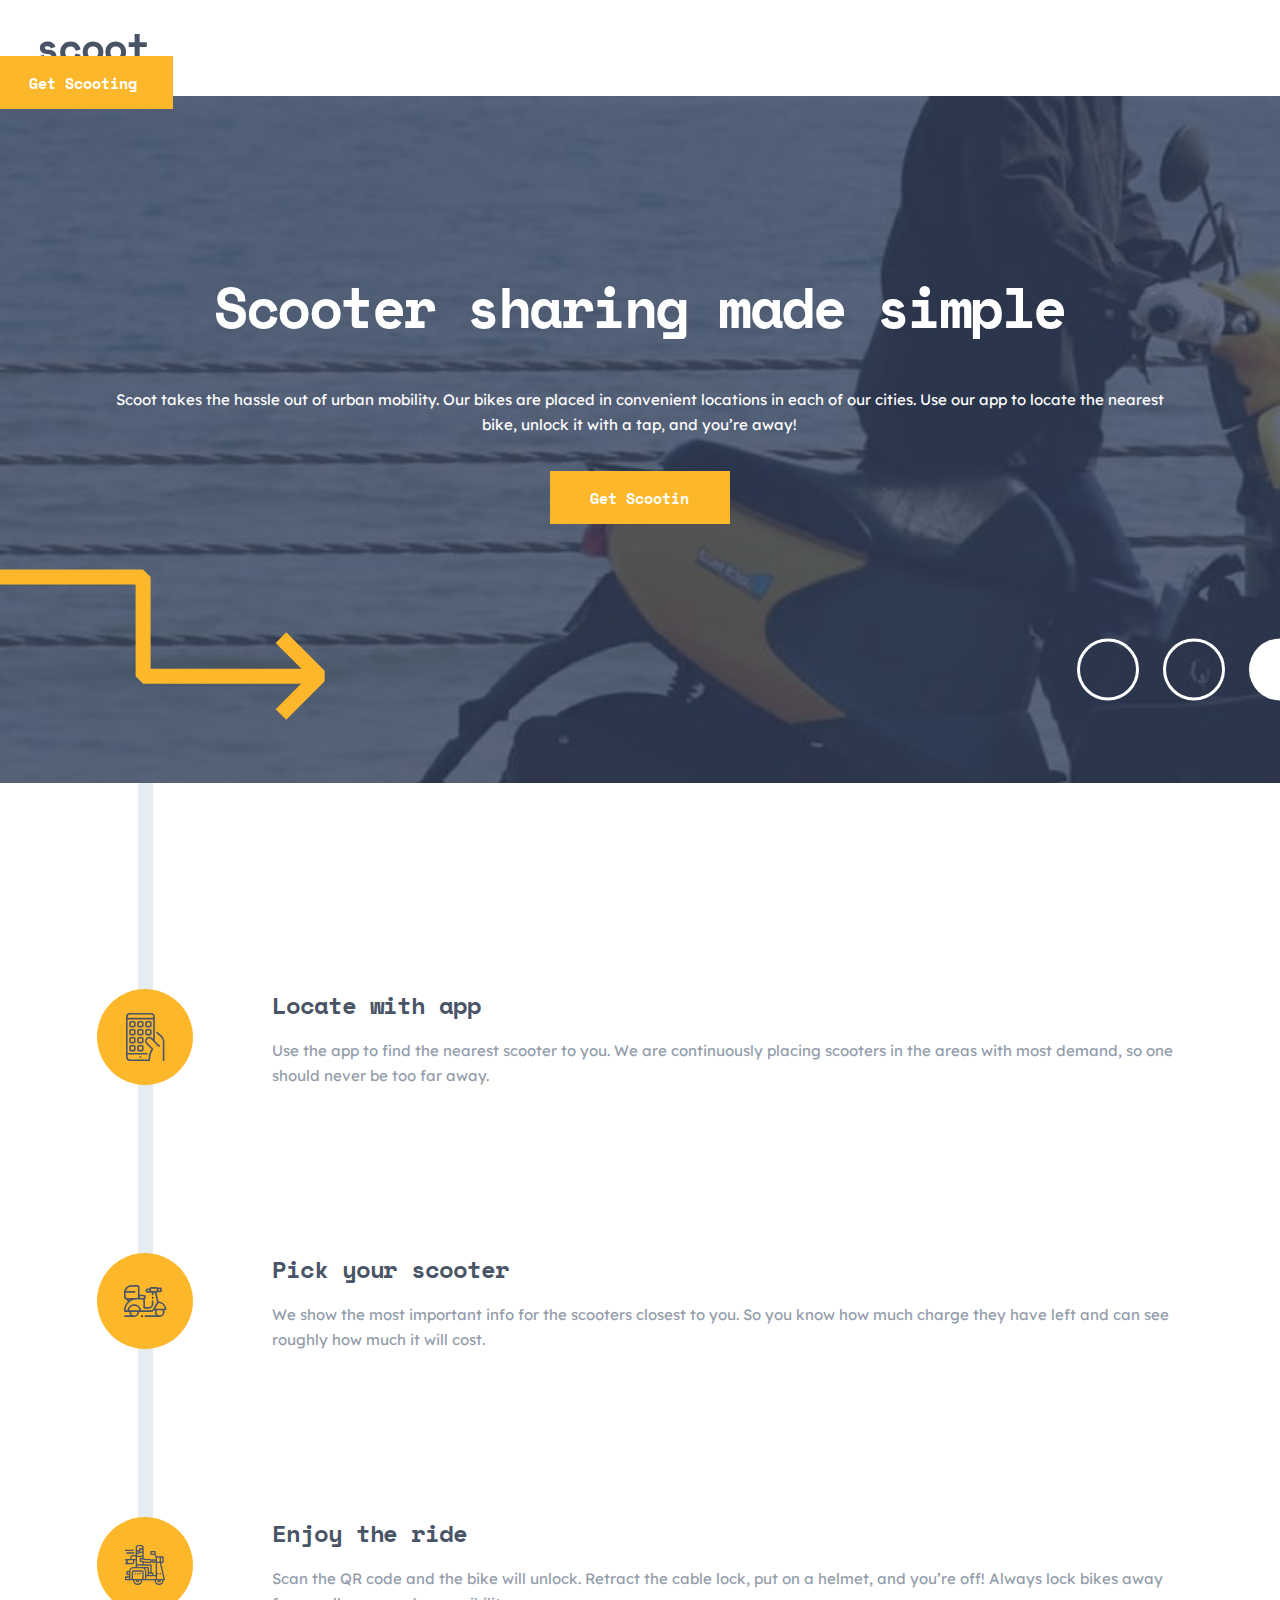
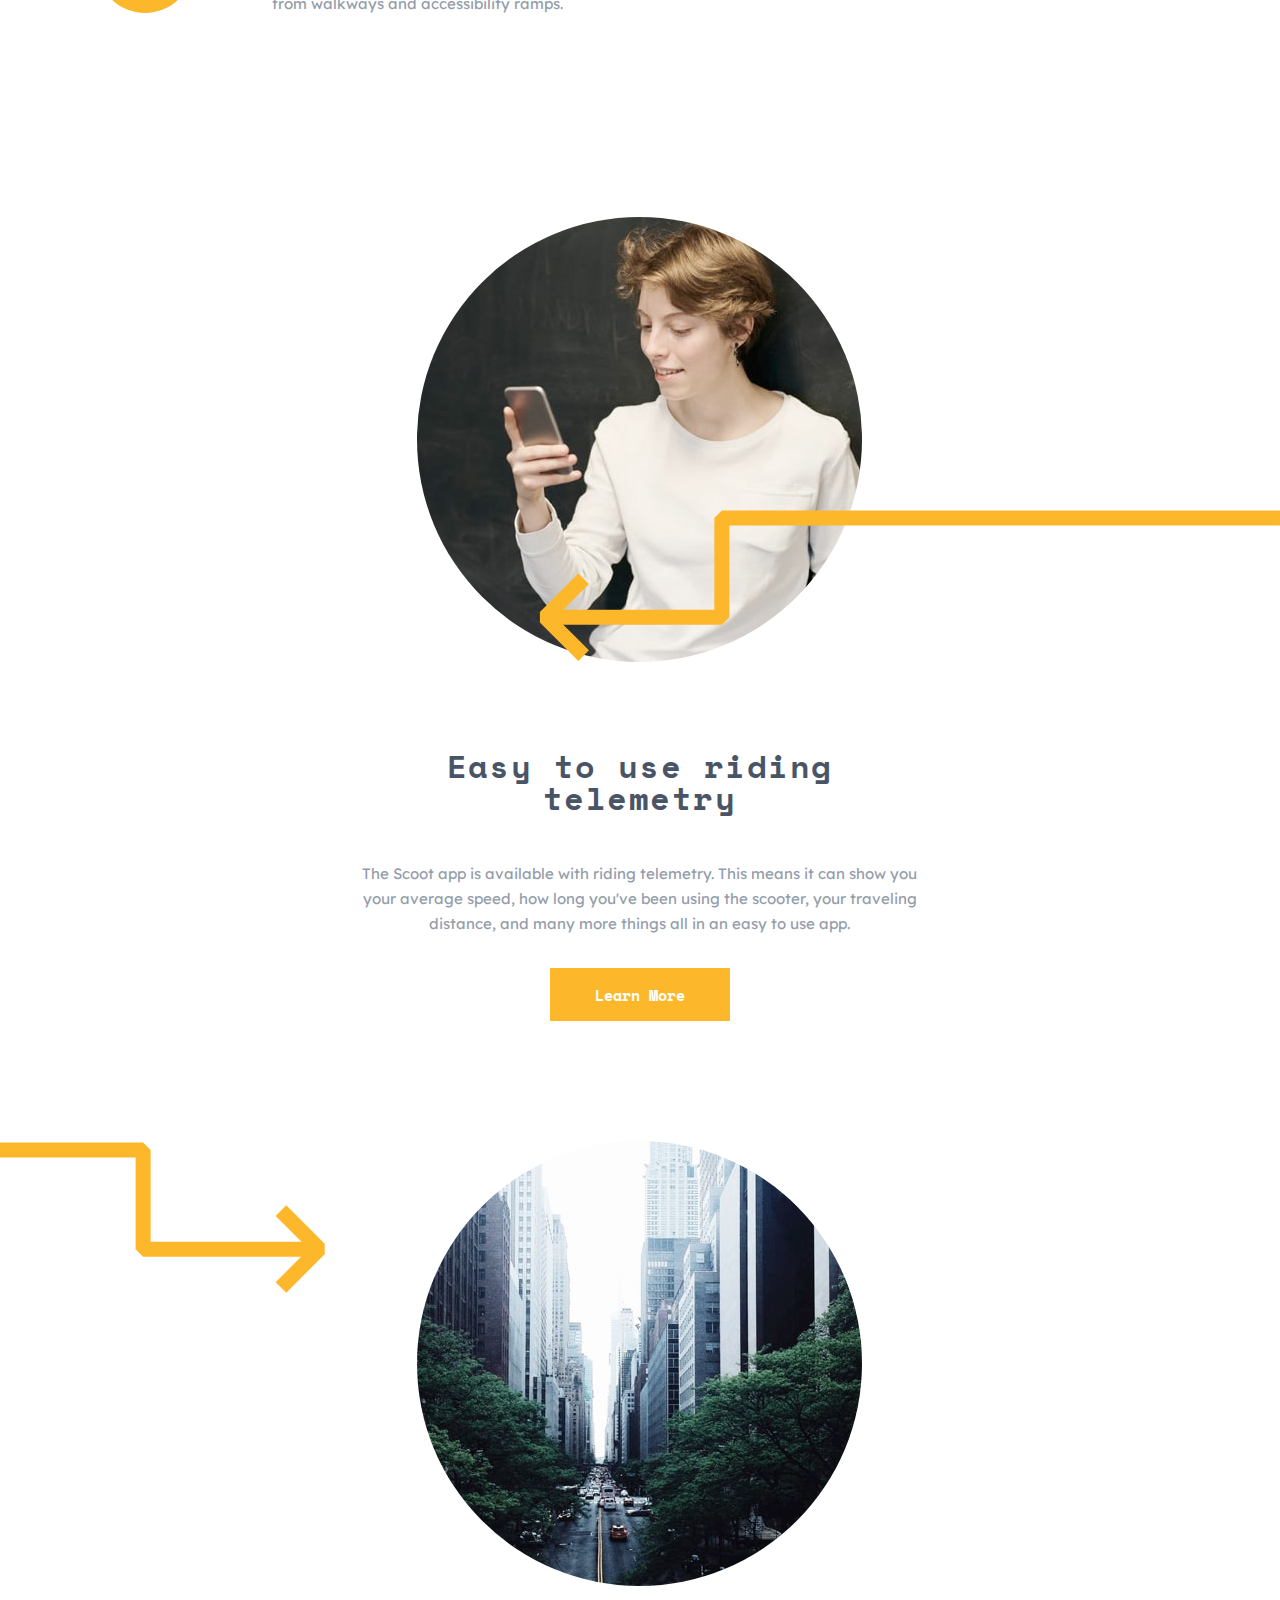
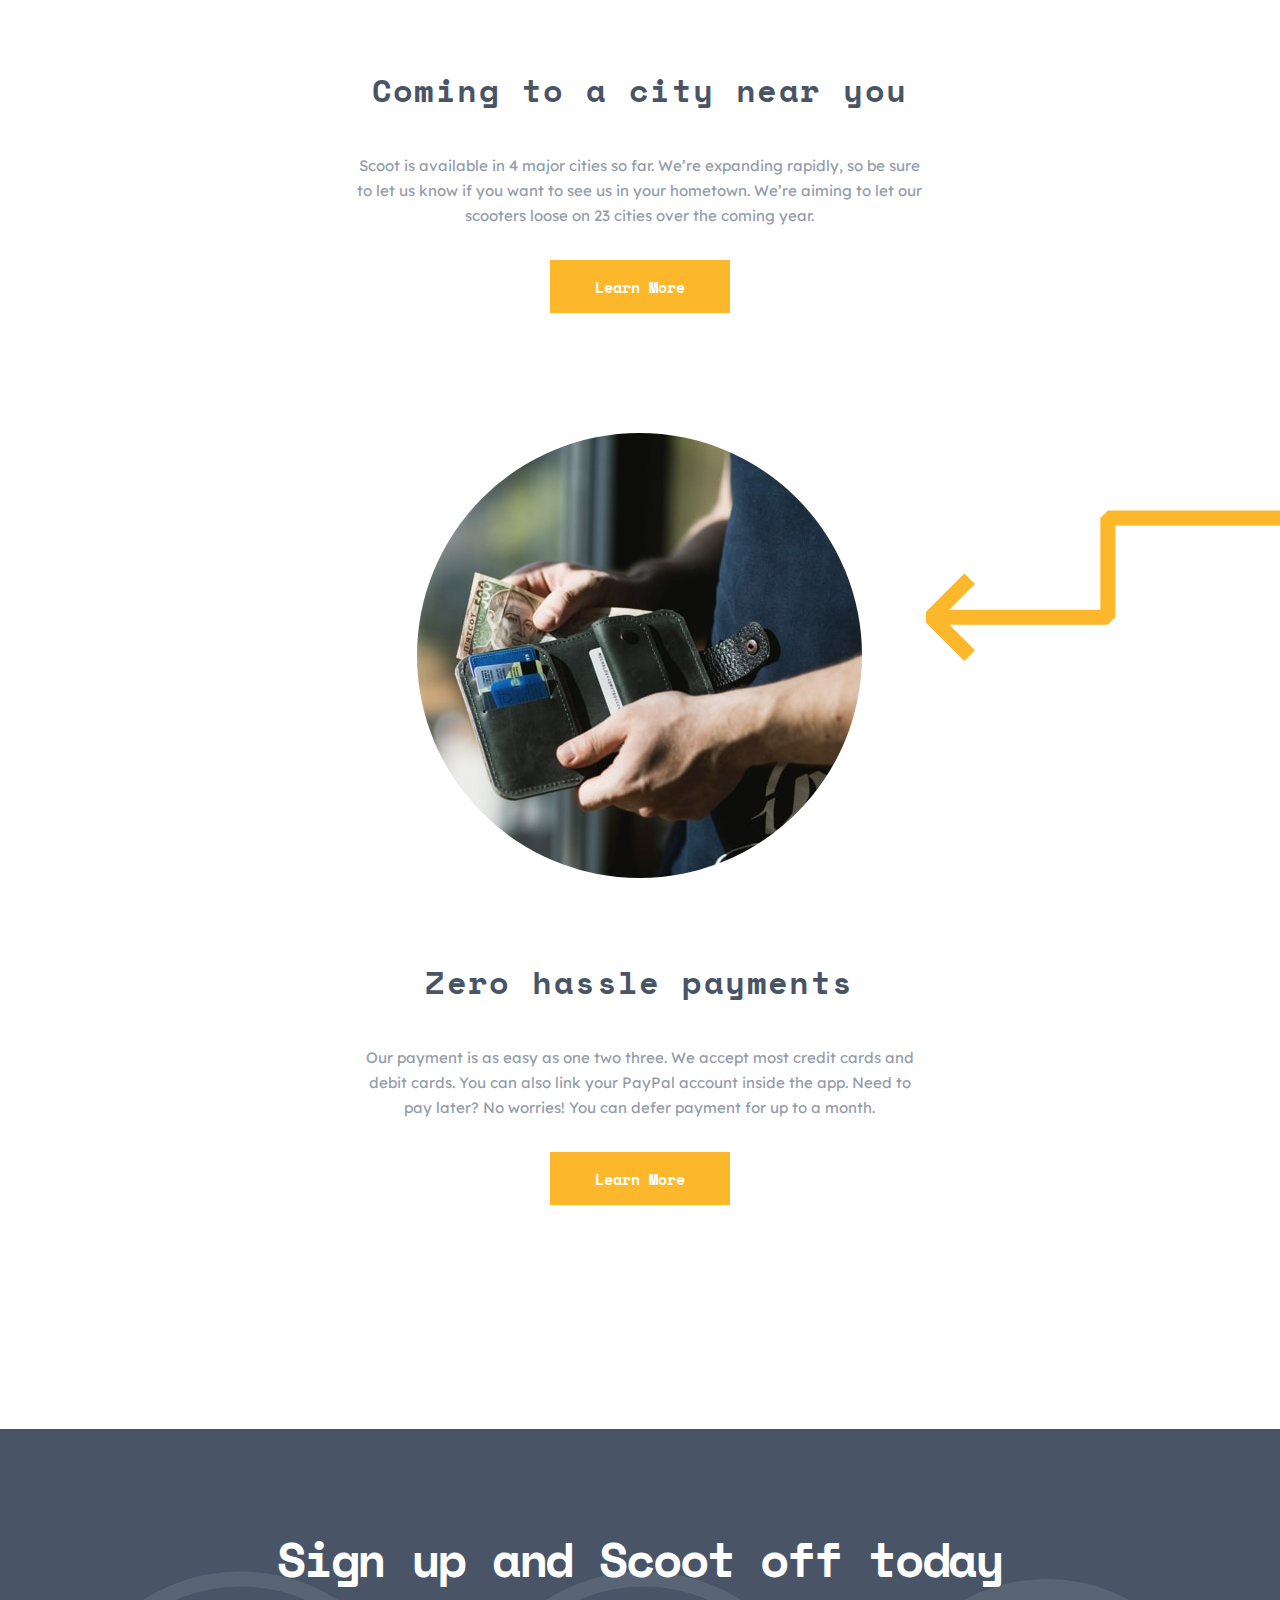
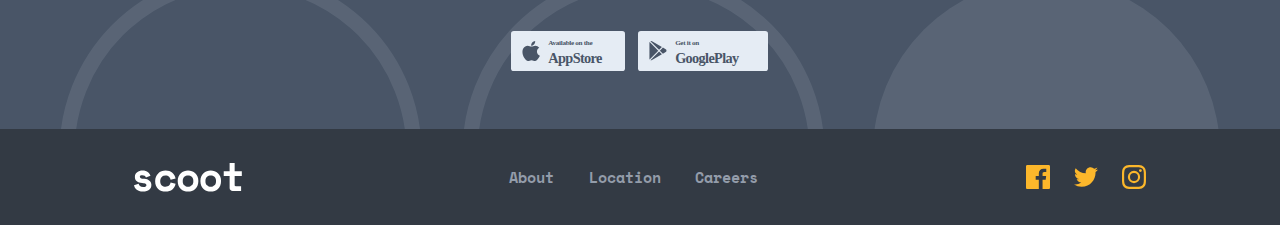
<file: index.html>
<!DOCTYPE html>
<html lang="en">
  <head>
    <meta charset="UTF-8" />
    <link rel="preconnect" href="https://fonts.googleapis.com" />
    <link rel="preconnect" href="https://fonts.gstatic.com" crossorigin />
    <link
      href="https://fonts.googleapis.com/css2?family=Lexend+Deca:wght@100..900&family=Space+Mono:ital,wght@0,400;0,700;1,400;1,700&display=swap"
      rel="stylesheet"
    />
    <link
      href="https://fonts.googleapis.com/css2?family=Space+Mono:ital,wght@0,400;0,700;1,400;1,700&display=swap"
      rel="stylesheet"
    />
    <link rel="stylesheet" href="./css/styles.css" />
    <meta name="viewport" content="width=device-width, initial-scale=1.0" />
    <title>Document</title>
  </head>
  <body>
    <nav class="menu">
      <img id="menu-icon" class="hamburger-nav" src="./assets/icons/hamburger.svg" alt="" />
      <img class="logo-nav" src="./assets/logo.svg" alt=""/>
      <div id="menu-despl" class="menu-options">
        <ul>
          <div class="options-nav">
            <li><a href="../html/about.html">About</a></li>
            <li><a href="../html/locations.html">Location</a></li>
            <li><a href="../html/careers.html">Careers</a></li>
          </div>
          <div class="general-button button-nav">
            <li>Get Scooting</li>
          </div>
        </ul>
      </div>
    </nav>
    <header class="center-items header">
      <div class="center-items text-header">
        <h1 class="main-title">Scooter sharing made simple</h1>
        <p class="general-font-style a">Scoot takes the hassle out of urban mobility. Our bikes are placed in convenient locations in each of our cities. Use our app to locate the nearest bike, unlock it with a tap, and you’re away!</p>
        <div class="general-button a">
          <a href="">Get Scootin</a>
        </div>
      </div>
      <img class="right-line" src="../assets/patterns/line.svg" alt="">
      <img class="right-arrow" src="../assets/patterns/right-arrow.svg" alt="">
      <img class="white-circles" src="../assets/patterns/white-circles.svg" alt="">
    </header>
    <main class="main">
      <div class="info-app">
        <div class="info-card center-items">
          <img class="info-icon" src="./assets/icons/locate.svg" alt="" />
          <div class="text-cards">
            <h2 class="h2-secundary-title">Locate with app</h2>
            <p class="general-font-style">
              Use the app to find the nearest scooter to you. We are continuously
              placing scooters in the areas with most demand, so one should never
              be too far away.
            </p>
          </div>
        </div>
        <div class="info-card center-items">
          <img class="info-icon" src="./assets/icons/scooter.svg" alt="" />
          <div class="text-cards">
            <h2 class="h2-secundary-title">Pick your scooter</h2>
            <p class="general-font-style">
              We show the most important info for the scooters closest to you. So
              you know how much charge they have left and can see roughly how much
              it will cost.
            </p>
          </div>
        </div>
        <div class="info-card center-items">
          <img class="info-icon" src="./assets/icons/ride.svg" alt="" />
          <div class="text-cards">
            <h2 class="h2-secundary-title">Enjoy the ride</h2>
            <p class="general-font-style">
              Scan the QR code and the bike will unlock. Retract the cable lock,
              put on a helmet, and you’re off! Always lock bikes away from
              walkways and accessibility ramps.
            </p>
          </div> 
        </div>
      </div>
      <div class="center-items">
        <div class="row-reverse">
          <img class="img-main" src="./assets/images/telemetry.jpg" alt="" />
          <img class="left-downward-arrow" src="../assets/patterns/left-downward-arrow.svg" alt="">
          <div class="section-learnmore info-card-images center-items">
            <h3 class="h3-secundary-title">Easy to use riding telemetry</h3>
            <p class="general-font-style">
              The Scoot app is available with riding telemetry. This means it can
              show you your average speed, how long you've been using the scooter,
              your traveling distance, and many more things all in an easy to use
              app.
            </p>
            <div class="general-button">
              <a href="">Learn More</a>
            </div>
          </div>
        </div>
        <div class="row">
          <img class="right-arrow-topimg" src="../assets/patterns/right-arrow.svg" alt="">
          <img class="img-main" src="./assets/images/near-you.jpg" alt="" />
          <div class="section-learnmore info-card-images center-items">
            <h3 class="h3-secundary-title">Coming to a city near you</h3>
            <p class="general-font-style">
              Scoot is available in 4 major cities so far. We’re expanding
              rapidly, so be sure to let us know if you want to see us in your
              hometown. We’re aiming to let our scooters loose on 23 cities over
              the coming year.
            </p>
            <div class="general-button">
              <a href="">Learn More</a>
            </div>
          </div>
        </div>
        <div class="row-reverse">
          <img class="left-downward-arrow-zero" src="../assets/patterns/left-downward-arrow.svg" alt="">
          <img class="img-main" src="./assets/images/payments.jpg" alt="" />
          <div class="info-card-images center-items section-learnmore">
            <h3 class="h3-secundary-title">Zero hassle payments</h3>
            <p class="general-font-style">
              Our payment is as easy as one two three. We accept most credit cards
              and debit cards. You can also link your PayPal account inside the
              app. Need to pay later? No worries! You can defer payment for up to
              a month.
            </p>
            <div class="general-button">
              <a href="">Learn More</a>
            </div>
          </div>
        </div>
        </div>
    </main>
    <footer>
      <div class="applications-footer center-items">
        <p class="footer-title">Sign up and Scoot off today</p>
        <div class="center-items flex-row">
          <img class="apple" src="./assets/icons/app-store.svg" alt="" />
          <img class="android" src="./assets/icons/google-play.svg" alt="" />
        </div>
      </div>
      <div class="social center-items">
        <img class="logo-footer" src="./assets/logo.svg" alt=""/>
        <ul class="footer-list">
          <a href="./html/about.html"><li>About</li></a>
          <a href=""><li>Location</li></a>
          <a href=""><li>Careers</li></a>
        </ul>
        <div class="center-items flex-row icons-socialmedia">
          <a href=""><img src="./assets/icons/facebook.svg" alt="" /></a>
          <a href=""><img src="./assets/icons/twitter.svg" alt="" /></a>
          <a href=""><img src="./assets/icons/instagram.svg" alt="" /></a>
        </div>
      </div>
    </footer>
    <script src="./src/script.js"></script>
  </body>
</html>
</file>
<file: css/styles.css>
:root {
  --yellow: #fcb72b;
  --dark-navy: #495567;
  --dim-grey: #939caa;
  --light-grey: #e5ecf4;
  --snow: #f2f5f9;
  --light-yellow: #fff4df;
  --dark-grey: #333a44;
  --box-grey: #F2F5F9;

  --space-mono: 'Space mono', monospace;
  --lexend-deca: 'Lexend deca', 'sans-serif';

  --title-m: 24px;
  --title-l: 40px;
  --title-xl: 48px;
  --title-xxl: 56px;

  --line-height-m: 28px;
  --line-height-l: 48px;
  --line-height-xl: 56px;

  --mobile-width: 375px;
  --tablet-width: 768px;
  
}
* {
  box-sizing: border-box;
}
body {
  margin: 0;
  font-family: sans-serif;
}
img {
  display: block;
  max-width: 100%;
}
a {
  text-decoration: none;
  color: inherit;
}
ul {
  list-style: none;
  padding-left: 0;
  margin-top: 0;
  margin-bottom: 0;
}

.menu {
  height: 64px;
  width: 100%;
  padding: 22px 22px 22px 32px;
  display: flex;
  background-color: white;
}
@media screen and (width>=768px){
  .menu {
    height: 96px;
    padding: 34px 40px 33px 39px;
    
  }
}
.logo-nav {
  margin-inline: auto;
}
.display-menu{
  translate: 0;
}
@media screen and (width>=768px){
  .display-menu{
    display: block;
  }
}
.menu-options{
  position: fixed;
  left: 0;
  top: 64px;
  height: calc(100vh - 64px);
  width: 256px;
  background-color: var(--dark-grey);
  padding: 64px 32px 24px 32px;
  translate: -100%;
  transition: translate 0.3s;
  z-index: 10;
}
.menu-options ul{
  height: 100%;
  display: flex;
  flex-direction: column;
  justify-content: space-between;
}
.options-nav{
  height: 123px;
  display: flex;
  flex-direction: column;
  justify-content: space-between;
  color: white;
  font-family: var(--space-mono);
  font-size: 18px;
  line-height: 25px;
  font-weight: 700;
}
.menu::after{
  content: "";
  position: fixed;
  height: calc(100vh - 64px);
  width: calc(100vw - 256px);
  top: 64px;
  right: 0;
  background-color: rgba(0, 0, 0, 0.7);
  display: none;
}
@media screen and (width>=768px){
  .menu-options{
    position:static;
    width: 100%;
    height:29px;
    background-color: transparent;
    padding: 0;
  }
  .menu-options ul{
    flex-direction: row;
    height: 25px;
  }
  .options-nav{
    flex-direction: row;
    justify-content: space-between;
    color: var(--dim-grey);
    font-family: var(--space-mono);
    font-size: 15px;
    line-height: 25px;
    font-weight: 700;
    width: 219px;
    height: 25px;
    margin-top: 5px;
  }
  .hamburger-nav{
    display: none;
  }
  .logo-nav {
    margin-inline: 0;
    margin-right: 59px;
  }
  .button-nav{
    position: absolute;
    right: 0;
    top: 22px;
    right: 33px;
  }
}
.center-items{
  display: flex;
  align-items: center;
  justify-content: center;
  text-align: center;
  flex-direction: column;
  justify-items: center;
}
.header {
  width: 100%;
  height: 687px;
  background-image: url(../assets/images/home-hero-mobile.jpg);
  background-size: cover;
  padding: 32px;
  justify-items: center;
}
@media screen and (width>=768px){
  .header {
    background-image: url(../assets/images/home-hero-tablet.jpg);
    padding: 137px 98px 217px 97px;
  }
}
@media screen and (width>=1440px){
  .header {
    background-image: url(../assets/images/home-hero-desktop.jpg);
  }
}
.header p{
  color: white;
}
.flex-row{
  flex-direction: row;
}

/* TEXTOS */

.main-title{
  font-family: var(--space-mono);
  color: white;
  line-height: 40px;
  font-size: 40px;
  letter-spacing: -1.79px;
  font-weight: 700;
}
@media screen and (width>=768px){
  .main-title{
    font-family: var(--space-mono);
    color: white;
    line-height: 56px;
    font-size: 56px;
    letter-spacing: -2.5px;
    font-weight: 700;
  }
}
@media screen and (width>=1440px){
  .main-title-secondary{
    font-family: var(--space-mono);
    color: white;
    line-height: 40px;
    font-size: 40px;
    letter-spacing: -1.79px;
    font-weight: 700;
  }
}
.footer-title{
  font-family: var(--space-mono);
  color: white;
  line-height: 32px;
  font-size: 32px;
  letter-spacing: -1.43px;
  font-weight: 700;
}
@media screen and (width>=768px){
  .footer-title{
    line-height: 48px;
    font-size: 48px;
    letter-spacing: -2.14px;
  }
}
.general-font-style{
  font-family: var(--lexend-deca);
  font-size: 15px;
  color: var(--dim-grey);
  font-weight: 400;
  line-height: 25px;
}
.h2-secundary-title{
  font-family: var(--space-mono);
  font-size: 20px;
  color: var(--dark-navy);
  font-weight: 700;
  line-height: 28px;
  letter-spacing: 0.89px;
}
@media screen and (width>=768px){
  .h2-secundary-title{
    font-size: 24px;
    letter-spacing: -1.07px;
  }
}
.h3-secundary-title{
  font-family: var(--space-mono);
  font-size: 32px;
  color: var(--dark-navy);
  font-weight: 700;
  line-height: 32px;
  letter-spacing: 1.43px;
}
.footer-list{
  font-family: var(--space-mono);
  color: var(--dim-grey);
  font-weight: 700;
  font-size: 15px;
  line-height: 25px;
  justify-content: space-between;
}
@media screen and (width>=768px){
  .footer-list{
    display: flex;
    width: 249px;
    justify-self: left;
  }
}
/* FIN TEXTOS */


.general-button{
  width: 180px;
  height: 53px;
  display: flex;
  align-items: center;
  justify-content: center;
  background-color: var(--yellow);
  color: white;
  font-family: var(--space-mono);
  font-size: 15px;
  font-weight: 700;
}
.a{
  margin-bottom: 34px;
}
.main {
  padding: 72px 32px 120px 32px;
}
@media screen and (width>=768px){
  .main{
    padding: 122px 98px 104px 97px;
  }
}
@media screen and (width>=1440px){
  .main{
    padding: 120px 165px 160px 165px;
  }
}
.info-app {
  display: flex;
  flex-direction: column;
  height: 792px;
  justify-content: space-between;
  margin-bottom: 120px;
}
@media screen and (width>=768px){
  .info-app {
    display: flex;
    flex-direction: column;
    height: 792px;
    justify-content: space-between;
    margin-bottom: 120px;
  }
  .info-app::after{
    content: '';
    position: absolute;
    top:780px;
    left: 138px;
    width: 15px;
    height: 820px;
    background-color: var(--light-grey);
    z-index: -1;
  }
}
@media screen and (width>=1440px){
  .info-app {
    display: flex;
    flex-direction: row;
    height: 792px;
    justify-content: space-between;
    margin-bottom: 0;
  }
  .info-app::after{
    content: '';
    position: absolute;
    top:1050px;
    left: 0px;
    width: 988px;
    height: 15px;
    background-color: var(--light-grey);
    z-index: -1;
  }
}
@media screen and (width>=768px){
  .info-card{
    display: flex;
    flex-direction: row;
    text-align: left;
    justify-items: left;
    height: 470px;
  }
}
@media screen and (width>=1440px){
  .info-card{
    display: flex;
    flex-direction: column;
    text-align: left;
    height: 470px;
  }
}
.info-icon {
  width: 56px;
  height: 56px;
}
@media screen and (width>=768px){
  .info-icon {
    width: 96px;
    height: 96px;
    margin-right: 79px;
  }
}
@media screen and (width>=1440px){
  .info-icon {
    align-self: flex-start;
  }
}
.img-main {
  border-radius: 50%;
  margin-bottom: 56px;
  justify-self: center;
}
.section-learnmore{
  margin-bottom: 120px;
}
.section-learnmore p{
  margin-bottom: 32px;
} 
@media screen and (width>=768px){
  .section-learnmore{
    width: 573px;
  }
}
@media screen and (width>=1440px){
  .section-learnmore{
    width: 443px;
    text-align: left;
  }
}
.applications-footer {
  width: 100%;
  height: 320px;
  background-color: var(--dark-navy);
  background-image: url(../assets/patterns/semi-circles.svg);
  background-repeat: no-repeat;
  background-position:bottom;
  background-position-x: 80%;
}
@media screen and (width>=768px){
  .applications-footer {
    height: 300px;
    padding: 62px 156px 62px 155px;
    background-position-x: 50%;
  }
}
@media screen and (width>=1440px){
  .applications-footer {
    height: 300px;
    padding: 62px 156px 62px 155px;
    background-position-x: 100%;
  }
}
.icons-socialmedia{
  width: 120px;
  justify-content: space-between;
}
.social {
  width: 100%;
  height: 438px;
  background-color: var(--dark-grey);
  justify-content: space-around;
}
@media screen and (width>=768px){
  .social {
    height: 96px;
    flex-direction: row;
  }
}
.footer-list a li{
  margin-bottom: 16px ;
}
@media screen and (width>=768px){
  .footer-list a li{
    margin-bottom: 0 ;
  }
}
.logo-footer{
  filter: brightness(100);
}


/* ABOUT */
.header-about, .header-careers{
  background-image: url(../assets/images/about-hero-mobile.jpg);
  width: 100%;
  height: 160px;
  background-position: center;
  background-size: cover;
}
@media screen and (width>=768px){
  .header-about{
    background-image: url(../assets/images/about-hero-tablet.jpg);
    height: 200px;
    flex-direction: row;
    justify-content: flex-start;
    padding-left: 97px;
  }
}
@media screen and (width>=1440px){
  .header-about{
    background-image: url(../assets/images/about-hero-desktop.jpg);
  }
}
.header-careers{
  background-image: url(../assets/images/careers-location-hero-mobile.jpg);
}
@media screen and (width>=768px){
  .header-careers{
    background-image: url(../assets/images/careers-locations-hero-tablet.jpg);
    height: 200px;
    flex-direction: row;
    justify-content: flex-start;
    padding-left: 97px;
  }
}
.our-values{
  margin-bottom: 120px;
}
@media screen and (width>=768px){
  .our-values{
    width: 457px;
    margin-inline: auto;
  }
}
.title-box{
  font-family: var(--space-mono);
  font-size: 18px;
  font-weight: 700;
  line-height: 24px;
  letter-spacing: -0.8px;
}
.text-accodion{
  font-family: var(--lexend-deca);
  font-size: 15px;
  font-weight: 400;
  line-height: 25px;
  color: var(--dark-navy);
}
.accordion-box{
  background-color: var(--box-grey);
  padding: 32px 28px 32px 32px;
  text-align: left;
}
.box-apply{
  background-color: var(--box-grey);
  width: 100%;
  height: 190px;
  padding: 36px 32px 32px 32px;
  justify-content: space-between;
}
@media screen and (width>=768px){
  .box-apply{
    background-color: var(--box-grey);
    width: 100%;
    height: 128px;
    padding: 34px 48px 33px 48px;
    justify-content: space-between;
    flex-direction: row;
  }
}
.box-apply p, .box-apply h2{
  margin: 0;
}
.section-apply{
  height: 1220px;
  width: 100%;
  justify-content: space-between;
}
@media screen and (width>=768px){
  .section-apply{
    height: 848px;
    width: 100%;
    justify-content: space-between;
  }
  .main-careers{
    padding: 144px 40px 120px 39px;
  }
}

.map{
  margin-bottom: 40px;
}
.capital-boxes{
  display: flex;
  height: 336px;
  justify-content: space-between;
  margin-bottom: 72px;
}
@media screen and (width>=768px){
  .capital-boxes{
    position: absolute;
    top: 0;
    left: 0;
  }
}
.capital-box{
  width: 100%;
  background-color: rgb(252, 183, 43, 0.2);
}
@media screen and (width>=768px){
  .capital-box{
    position: absolute;
    top: 0;
    width: 120px;
    height: 32px;
  }
  .ny{
    left: 137px;
    top: 492px;
  }
  .ldn{
    left: 282px;
    top: 485px;
  }
  .jk{
    left: 137px;
    top: 492px;
  }
  .ykh{
    left: 137px;
    top: 492px;
  }
}
.text-capital{
  font-family: var(--space-mono);
  font-weight: 700;
  font-size: 24px;
  line-height: 28px;
  letter-spacing: -1.07px;
}
.apple, .android{
  width: 113.57px;
  height: 40px;
}
.android{
  width: 130px;
  margin-left: 12.86px;
}

/* FLECHAS y CIRCULOS */
.right-line,.right-arrow, .white-circles, .left-downward-arrow, .right-arrow-topimg, .left-downward-arrow-zero, .white-circles-options, .left-downward-arrow-options, .right-arrow-topimg-2{
  display: none;
}
@media screen and (width>=768px){
  .right-arrow{
    display: block;
    position: absolute;
    top: 569px;
    left: -127px;
  }
  .white-circles{
    display: block;
    position: absolute;
    top: 638px;
    right:-31px;
  }
  .left-downward-arrow{
    display: block;
    position: absolute;
    top: 2110px;
    right: 0;
  }
  .right-arrow-topimg{
    display: block;
    position: absolute;
    left: -127px;
    top: 2742px;
  }
  .left-downward-arrow-zero{
    display: block;
    position: absolute;
    right:-386px;
    top: 3710px; 
  }
  .white-circles-options{
    display: block;
    position: absolute;
    right:-31px;
    top: 165px;
  }
  .left-downward-arrow-options{
    display: block;
    position: absolute;
    right:-6px;
    top: 690px;
  }
}
@media screen and (width>=1440px){
  .right-line{
    display: block;
    position: absolute;
    top: 569px;
    left: 0px;
  }
  .right-arrow{
    display: block;
    position: absolute;
    top: 569px;
    left: 705px;
  }
  .white-circles{
    display: block;
    position: absolute;
    top: 638px;
    right:-31px;
  }
  .left-downward-arrow{
    display: block;
    position: absolute;
    top: 2000px;
    right: 0;
  }
  .right-arrow-topimg{
    display: block;
    position: absolute;
    left: -127px;
    top: 2199px;
  }
  .left-downward-arrow-zero{
    display: block;
    position: absolute;
    right:-386px;
    top: 2770px; 
  }
  .white-circles-options{
    display: block;
    position: absolute;
    right:-31px;
    top: 165px;
  }
  .left-downward-arrow-options{
    display: block;
    position: absolute;
    right:-6px;
    top: 690px;
  }
  /* .right-arrow-topimg{
    display: block;
    position: absolute;
    left: -127px;
    top: 1320px;
  } */
  .row-reverse{
    flex-direction: row-reverse;
    display: flex;
    justify-content: space-between;
  }
  .row{
    flex-direction: row;
    display: flex;
    justify-content: space-between;
  }
  .info-card-images{
    text-align: left;
    display: flex;
    flex-direction: column;
    justify-content: center;
  }
  .text-cards{
    display: flex;
    flex-direction: column;
    justify-content: center;
  }
}
</file>
